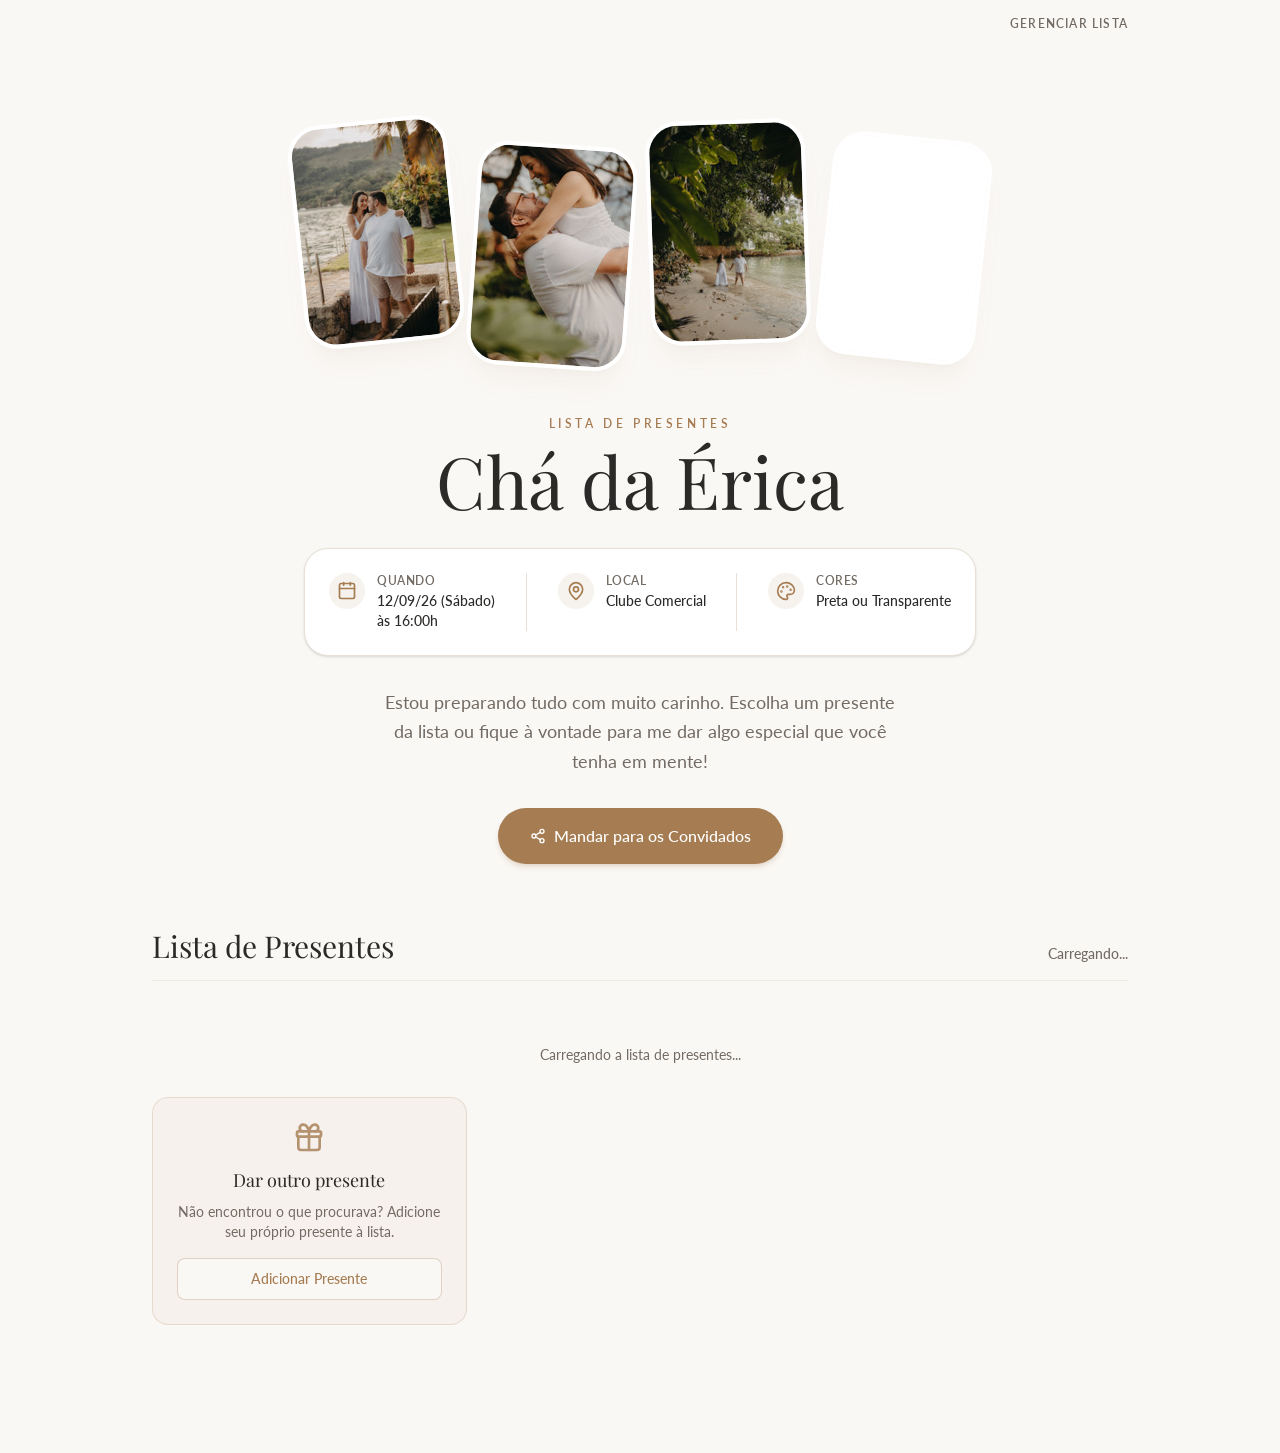
<file: index.html>
<!doctype html>
<html lang="en">
  <head>
    
    <meta charset="UTF-8" />
    <meta name="viewport" content="width=device-width, initial-scale=1.0" />
    <title>Chá da Érica — Lista de Presentes</title>
    
    <meta name="description" content="Create a stylish wedding registry chat platform to easily manage and share your gift list with guests, enhancing their experience and engagement.">
    <meta name="robots" content="noindex, nofollow">
    <meta property="og:title" content="Chá da Érica — Lista de Presentes">
    <meta property="og:description" content="Create a stylish wedding registry chat platform to easily manage and share your gift list with guests, enhancing their experience and engagement.">
    <script type="module" crossorigin src="/assets/index-F4xwLiGU.js"></script>
    <link rel="stylesheet" crossorigin href="/assets/index-dBMMTJ5Q.css">
  </head>
  <body>
    
    <div id="root"></div>
    
  </body>
</html>
</file>
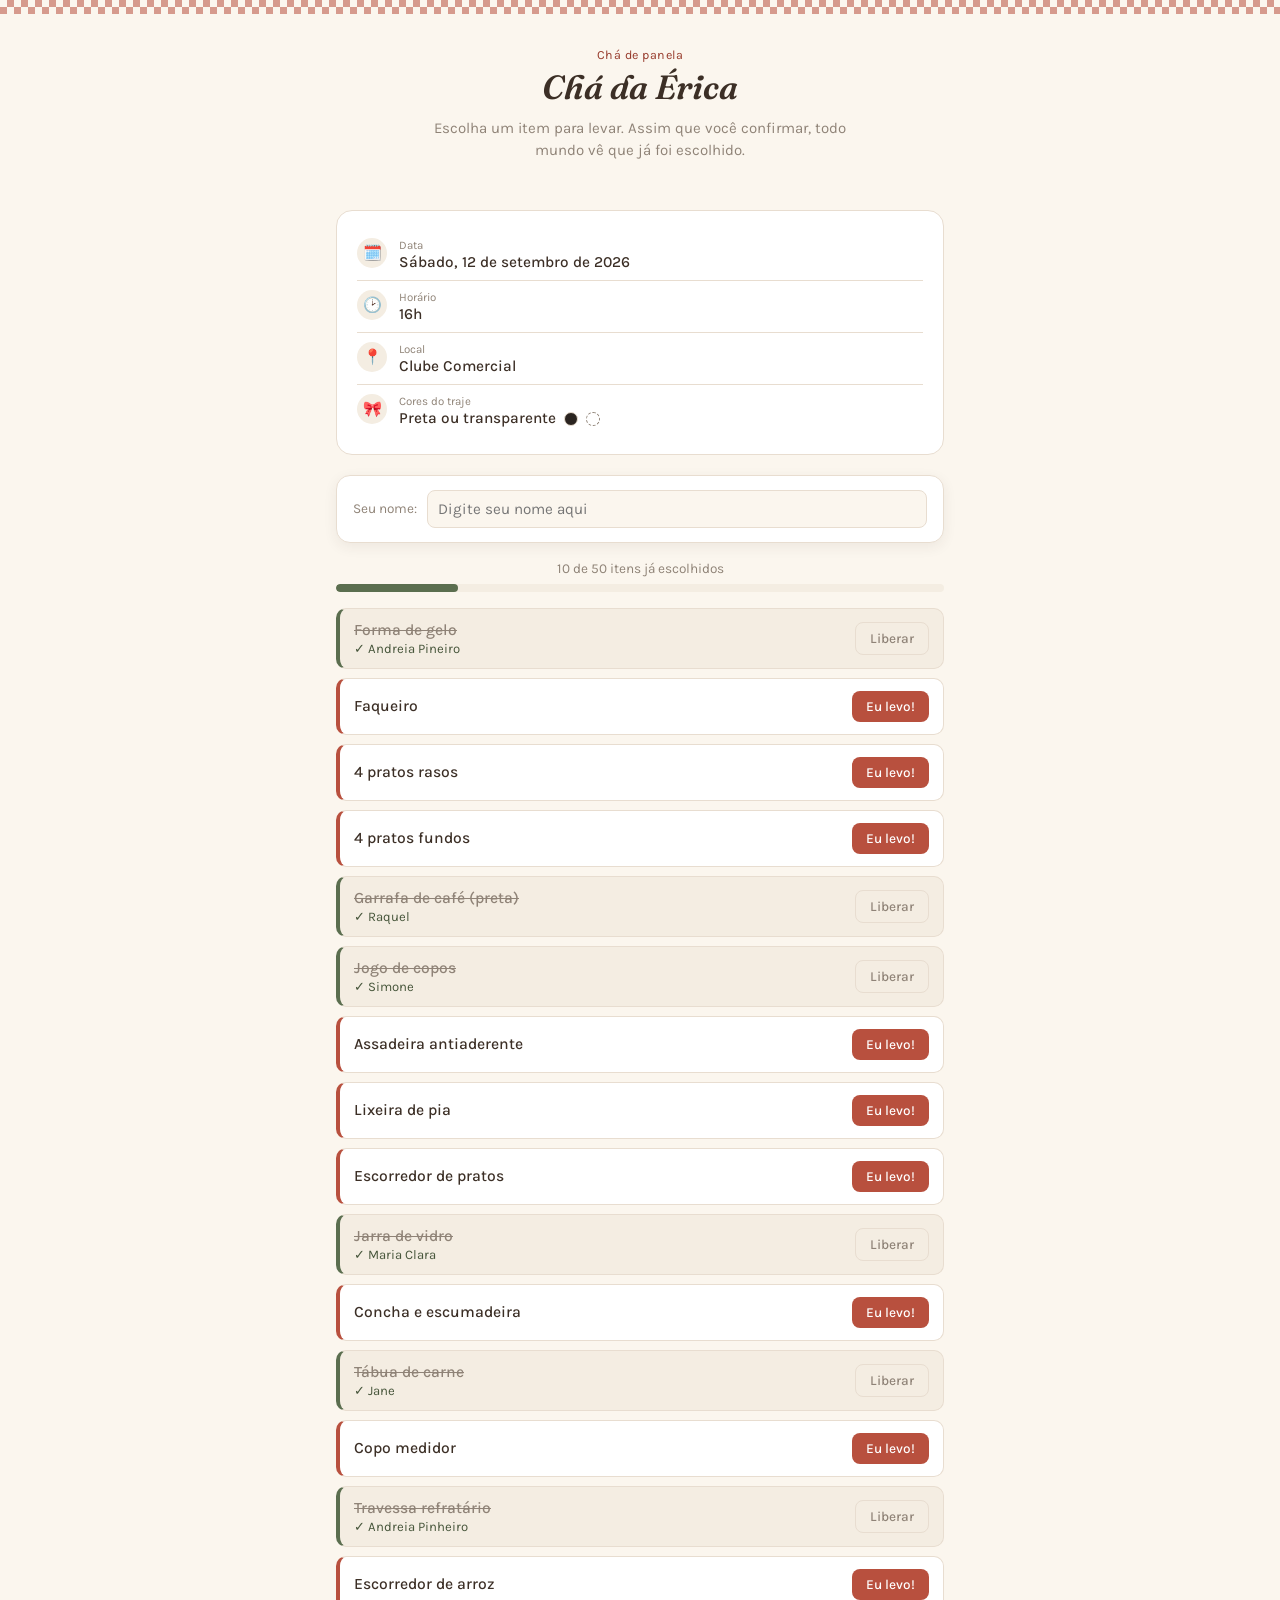
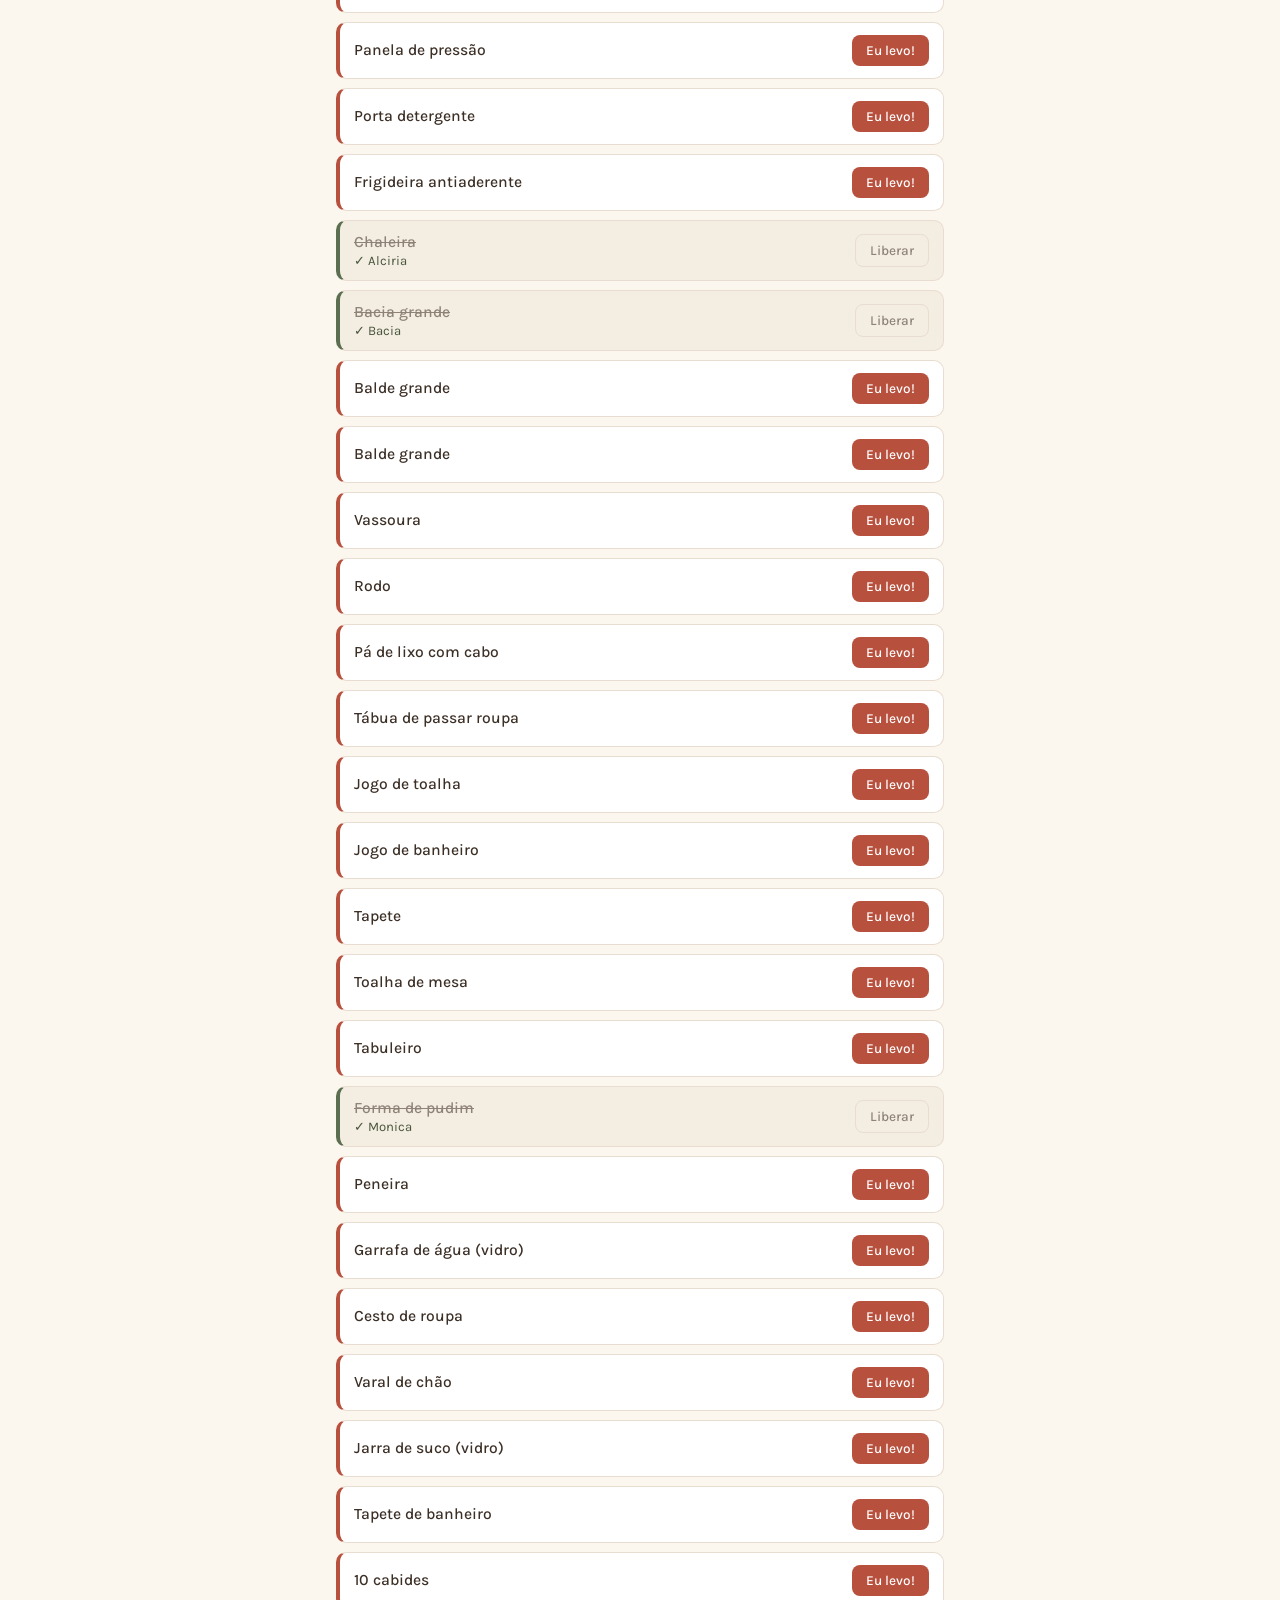
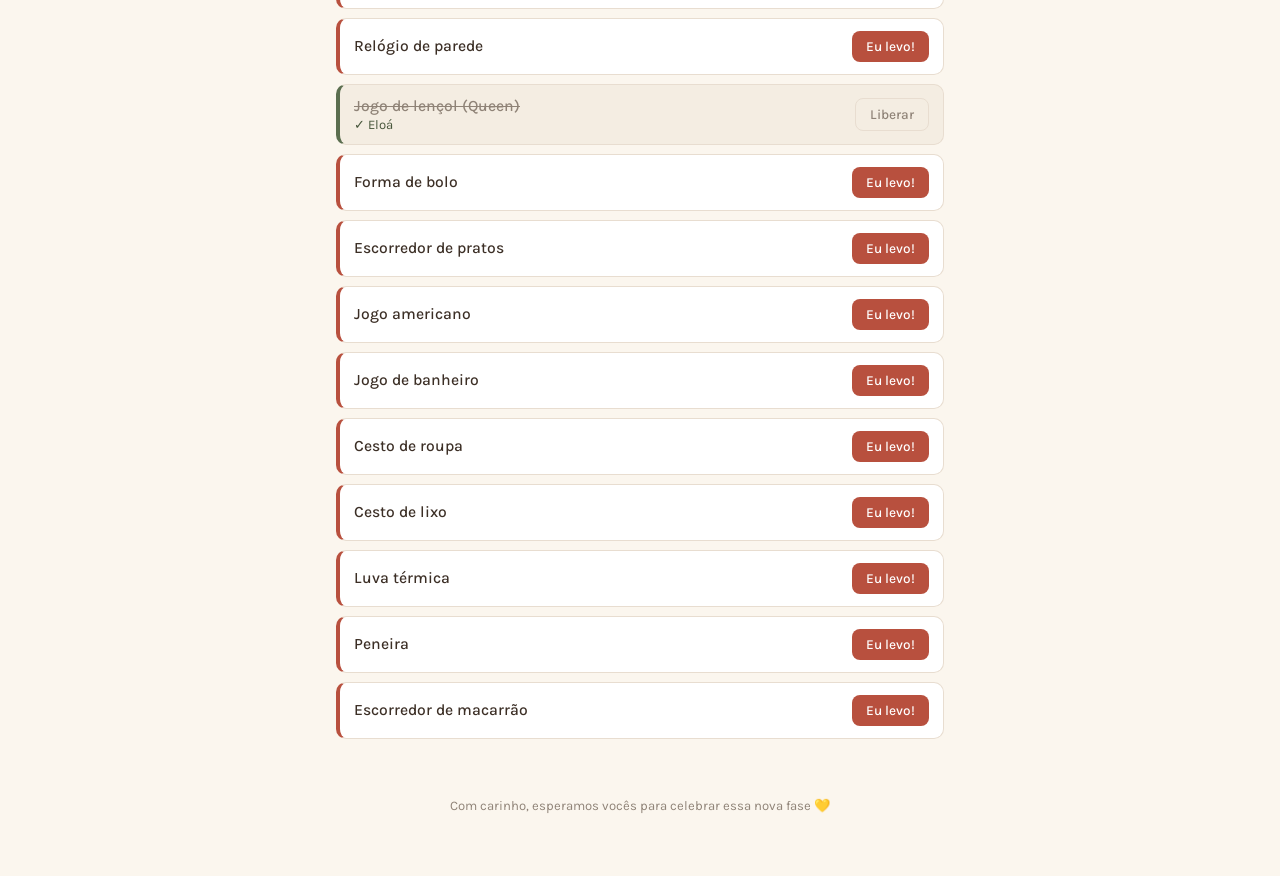
<file: index1.html>
<!DOCTYPE html>
<html lang="pt-BR">
<head>
<meta charset="UTF-8">
<meta name="viewport" content="width=device-width, initial-scale=1.0">
<title>Chá da Érica — Lista de Presentes</title>
<link rel="preconnect" href="https://fonts.googleapis.com">
<link rel="preconnect" href="https://fonts.gstatic.com" crossorigin>
<link href="https://fonts.googleapis.com/css2?family=Fraunces:ital,opsz,wght@0,9..144,500;0,9..144,600;1,9..144,500&family=Karla:wght@400;500;700&display=swap" rel="stylesheet">
<style>
  :root{
    --cream:#fbf6ee;
    --card:#ffffff;
    --rust:#b8503e;
    --rust-dark:#96392a;
    --sage:#5b6e4f;
    --sage-dark:#455439;
    --ink:#3c2f26;
    --muted:#8f8377;
    --border:#e8ddd0;
    --done-bg:#f4ede2;
  }
  *{box-sizing:border-box;}
  body{
    margin:0;
    font-family:'Karla', sans-serif;
    background:var(--cream);
    color:var(--ink);
    padding:0 0 60px;
  }
  .gingham{
    height:14px;
    background-color:var(--cream);
    background-image:
      linear-gradient(45deg, var(--rust) 25%, transparent 25%),
      linear-gradient(-45deg, var(--rust) 25%, transparent 25%),
      linear-gradient(45deg, transparent 75%, var(--rust) 75%),
      linear-gradient(-45deg, transparent 75%, var(--rust) 75%);
    background-size:14px 14px;
    background-position:0 0, 0 7px, 7px -7px, -7px 0px;
    opacity:0.55;
  }
  .wrap{max-width:640px;margin:0 auto;padding:0 16px;}
  .hero{
    text-align:center;
    padding:34px 16px 26px;
  }
  .hero .kicker{
    font-family:'Karla', sans-serif;
    font-size:0.78rem;
    letter-spacing:0.04em;
    color:var(--rust-dark);
    margin:0 0 6px;
  }
  h1{
    font-family:'Fraunces', serif;
    font-weight:600;
    font-style:italic;
    font-size:2.1rem;
    line-height:1.15;
    margin:0 0 4px;
    color:var(--ink);
  }
  .subtitle{
    color:var(--muted);
    font-size:0.94rem;
    margin:10px auto 0;
    max-width:420px;
    line-height:1.5;
  }
  .event-card{
    background:var(--card);
    border:1px solid var(--border);
    border-radius:16px;
    padding:18px 20px;
    margin:22px 0 20px;
  }
  .event-row{
    display:flex;
    align-items:flex-start;
    gap:12px;
    padding:9px 0;
  }
  .event-row + .event-row{border-top:1px solid var(--border);}
  .event-icon{
    width:30px;height:30px;flex:0 0 30px;
    border-radius:50%;
    background:var(--done-bg);
    display:flex;align-items:center;justify-content:center;
    font-size:0.95rem;
  }
  .event-text .label{
    font-size:0.72rem;
    color:var(--muted);
    margin:0 0 1px;
  }
  .event-text .value{
    font-size:0.96rem;
    font-weight:500;
    color:var(--ink);
  }
  .swatches{display:inline-flex;gap:8px;vertical-align:middle;margin-left:8px;}
  .swatch{width:14px;height:14px;border-radius:50%;display:inline-block;border:1px solid var(--border);}
  .swatch.black{background:#2a2420;}
  .swatch.sheer{background:transparent;border:1.5px dashed var(--muted);}

  .name-box{
    background:var(--card);
    border:1px solid var(--border);
    border-radius:14px;
    padding:14px 16px;
    margin-bottom:18px;
    display:flex;
    gap:10px;
    align-items:center;
    position:sticky;
    top:10px;
    z-index:5;
    box-shadow:0 4px 14px rgba(60,47,38,0.07);
  }
  .name-box label{font-size:0.85rem;color:var(--muted);white-space:nowrap;}
  .name-box input{
    flex:1;
    border:1px solid var(--border);
    border-radius:8px;
    padding:9px 10px;
    font-size:0.95rem;
    font-family:'Karla', sans-serif;
    outline:none;
    background:var(--cream);
    color:var(--ink);
  }
  .name-box input:focus{border-color:var(--rust);}

  .progress-wrap{margin-bottom:16px;}
  .progress-label{
    text-align:center;
    font-size:0.85rem;
    color:var(--muted);
    margin-bottom:8px;
  }
  .progress-track{
    height:8px;
    background:var(--done-bg);
    border-radius:6px;
    overflow:hidden;
  }
  .progress-fill{
    height:100%;
    background:var(--sage);
    border-radius:6px;
    transition:width .3s ease;
  }

  ul{list-style:none;margin:0;padding:0;display:flex;flex-direction:column;gap:9px;}
  li{
    background:var(--card);
    border:1px solid var(--border);
    border-left:4px solid var(--rust);
    border-radius:10px;
    padding:12px 14px;
    display:flex;
    align-items:center;
    justify-content:space-between;
    gap:10px;
    transition:background .2s ease, border-color .2s ease;
  }
  li.done{background:var(--done-bg);border-left-color:var(--sage);}
  .item-info{display:flex;flex-direction:column;gap:2px;flex:1;min-width:0;}
  .item-name{font-weight:500;font-size:0.98rem;}
  .item-name.done-text{color:var(--muted);text-decoration:line-through;}
  .claimed-by{font-size:0.82rem;color:var(--sage-dark);display:flex;align-items:center;gap:5px;}
  button{
    border:none;
    border-radius:8px;
    padding:8px 14px;
    font-size:0.85rem;
    font-weight:500;
    font-family:'Karla', sans-serif;
    cursor:pointer;
    white-space:nowrap;
  }
  .btn-claim{
    background:var(--rust);
    color:#fff;
  }
  .btn-claim:hover{background:var(--rust-dark);}
  .btn-claim:disabled{
    background:#ddd;
    color:#999;
    cursor:not-allowed;
  }
  .btn-release{
    background:transparent;
    color:var(--muted);
    border:1px solid var(--border);
  }
  .btn-release:hover{border-color:var(--muted);}
  .status{
    text-align:center;
    color:var(--muted);
    font-size:0.85rem;
    margin-top:10px;
    min-height:18px;
  }
  .loading{text-align:center;color:var(--muted);padding:40px 0;}
  .footer-note{
    text-align:center;
    font-size:0.82rem;
    color:var(--muted);
    margin-top:28px;
    line-height:1.6;
  }
</style>
</head>
<body>
<div class="gingham"></div>
<div class="wrap">
  <div class="hero">
    <p class="kicker">Chá de panela</p>
    <h1>Chá da Érica</h1>
    <p class="subtitle">Escolha um item para levar. Assim que você confirmar, todo mundo vê que já foi escolhido.</p>
  </div>

  <div class="event-card">
    <div class="event-row">
      <div class="event-icon">🗓️</div>
      <div class="event-text">
        <div class="label">Data</div>
        <div class="value">Sábado, 12 de setembro de 2026</div>
      </div>
    </div>
    <div class="event-row">
      <div class="event-icon">🕑</div>
      <div class="event-text">
        <div class="label">Horário</div>
        <div class="value">16h</div>
      </div>
    </div>
    <div class="event-row">
      <div class="event-icon">📍</div>
      <div class="event-text">
        <div class="label">Local</div>
        <div class="value">Clube Comercial</div>
      </div>
    </div>
    <div class="event-row">
      <div class="event-icon">🎀</div>
      <div class="event-text">
        <div class="label">Cores do traje</div>
        <div class="value">Preta ou transparente<span class="swatches"><span class="swatch black"></span><span class="swatch sheer"></span></span></div>
      </div>
    </div>
  </div>

  <div class="name-box">
    <label for="myname">Seu nome:</label>
    <input id="myname" type="text" placeholder="Digite seu nome aqui">
  </div>

  <div class="progress-wrap">
    <div class="progress-label" id="progress"></div>
    <div class="progress-track"><div class="progress-fill" id="progressFill" style="width:0%"></div></div>
  </div>

  <div id="loading" class="loading">Carregando lista...</div>
  <ul id="list" style="display:none;"></ul>
  <div class="status" id="status"></div>

  <div class="footer-note">Com carinho, esperamos vocês para celebrar essa nova fase 💛</div>
</div>

<script>
const STORAGE_KEY = 'presentes-lista-v1';

const defaultItems = [
  {id:1, name:"Forma de gelo", claimedBy:"Andreia Pineiro"},
  {id:2, name:"Faqueiro", claimedBy:null},
  {id:3, name:"4 pratos rasos", claimedBy:null},
  {id:4, name:"4 pratos fundos", claimedBy:null},
  {id:5, name:"Garrafa de café (preta)", claimedBy:"Raquel"},
  {id:6, name:"Jogo de copos", claimedBy:"Simone"},
  {id:7, name:"Assadeira antiaderente", claimedBy:null},
  {id:8, name:"Lixeira de pia", claimedBy:null},
  {id:9, name:"Escorredor de pratos", claimedBy:null},
  {id:10, name:"Jarra de vidro", claimedBy:"Maria Clara"},
  {id:11, name:"Concha e escumadeira", claimedBy:null},
  {id:12, name:"Tábua de carne", claimedBy:"Jane"},
  {id:13, name:"Copo medidor", claimedBy:null},
  {id:14, name:"Travessa refratário", claimedBy:"Andreia Pinheiro"},
  {id:15, name:"Escorredor de arroz", claimedBy:null},
  {id:16, name:"Panela de pressão", claimedBy:null},
  {id:17, name:"Porta detergente", claimedBy:null},
  {id:18, name:"Frigideira antiaderente", claimedBy:null},
  {id:19, name:"Chaleira", claimedBy:"Alciria"},
  {id:20, name:"Bacia grande", claimedBy:"Bacia"},
  {id:21, name:"Balde grande", claimedBy:null},
  {id:22, name:"Balde grande", claimedBy:null},
  {id:23, name:"Vassoura", claimedBy:null},
  {id:24, name:"Rodo", claimedBy:null},
  {id:25, name:"Pá de lixo com cabo", claimedBy:null},
  {id:26, name:"Tábua de passar roupa", claimedBy:null},
  {id:27, name:"Jogo de toalha", claimedBy:null},
  {id:28, name:"Jogo de banheiro", claimedBy:null},
  {id:29, name:"Tapete", claimedBy:null},
  {id:30, name:"Toalha de mesa", claimedBy:null},
  {id:31, name:"Tabuleiro", claimedBy:null},
  {id:32, name:"Forma de pudim", claimedBy:"Monica"},
  {id:33, name:"Peneira", claimedBy:null},
  {id:34, name:"Garrafa de água (vidro)", claimedBy:null},
  {id:35, name:"Cesto de roupa", claimedBy:null},
  {id:36, name:"Varal de chão", claimedBy:null},
  {id:37, name:"Jarra de suco (vidro)", claimedBy:null},
  {id:38, name:"Tapete de banheiro", claimedBy:null},
  {id:39, name:"10 cabides", claimedBy:null},
  {id:40, name:"Relógio de parede", claimedBy:null},
  {id:41, name:"Jogo de lençol (Queen)", claimedBy:"Eloá"},
  {id:42, name:"Forma de bolo", claimedBy:null},
  {id:43, name:"Escorredor de pratos", claimedBy:null},
  {id:44, name:"Jogo americano", claimedBy:null},
  {id:45, name:"Jogo de banheiro", claimedBy:null},
  {id:46, name:"Cesto de roupa", claimedBy:null},
  {id:47, name:"Cesto de lixo", claimedBy:null},
  {id:48, name:"Luva térmica", claimedBy:null},
  {id:49, name:"Peneira", claimedBy:null},
  {id:50, name:"Escorredor de macarrão", claimedBy:null}
];

const listEl = document.getElementById('list');
const loadingEl = document.getElementById('loading');
const statusEl = document.getElementById('status');
const progressEl = document.getElementById('progress');
const progressFillEl = document.getElementById('progressFill');
const nameInput = document.getElementById('myname');

nameInput.addEventListener('input', () => {
  window.__myname = nameInput.value;
});

async function loadItems(){
  try{
    const result = await window.storage.get(STORAGE_KEY, true);
    if(result && result.value){
      return JSON.parse(result.value);
    }
    return null;
  }catch(e){
    return null;
  }
}

async function saveItems(items){
  try{
    await window.storage.set(STORAGE_KEY, JSON.stringify(items), true);
    return true;
  }catch(e){
    return false;
  }
}

async function init(){
  let items = await loadItems();
  if(!items){
    items = defaultItems;
    await saveItems(items);
  }
  render(items);
  loadingEl.style.display = 'none';
  listEl.style.display = 'flex';
}

function render(items){
  updateProgress(items);
  listEl.innerHTML = '';
  items.forEach(item => {
    const li = document.createElement('li');
    if(item.claimedBy) li.classList.add('done');

    const info = document.createElement('div');
    info.className = 'item-info';

    const nameEl = document.createElement('div');
    nameEl.className = 'item-name' + (item.claimedBy ? ' done-text' : '');
    nameEl.textContent = item.name;
    info.appendChild(nameEl);

    if(item.claimedBy){
      const claimedEl = document.createElement('div');
      claimedEl.className = 'claimed-by';
      claimedEl.textContent = '✓ ' + item.claimedBy;
      info.appendChild(claimedEl);
    }

    li.appendChild(info);

    const btn = document.createElement('button');
    if(item.claimedBy){
      btn.textContent = 'Liberar';
      btn.className = 'btn-release';
      btn.onclick = () => releaseItem(item.id);
    } else {
      btn.textContent = 'Eu levo!';
      btn.className = 'btn-claim';
      btn.onclick = () => claimItem(item.id);
    }
    li.appendChild(btn);

    listEl.appendChild(li);
  });
}

function updateProgress(items){
  const total = items.length;
  const done = items.filter(i => i.claimedBy).length;
  progressEl.textContent = `${done} de ${total} itens já escolhidos`;
  const pct = total ? Math.round((done/total)*100) : 0;
  progressFillEl.style.width = pct + '%';
}

async function claimItem(id){
  const name = (nameInput.value || '').trim();
  if(!name){
    statusEl.textContent = 'Digite seu nome antes de escolher um item.';
    nameInput.focus();
    return;
  }
  statusEl.textContent = 'Salvando...';
  const items = await loadItems() || defaultItems;
  const item = items.find(i => i.id === id);
  if(item && item.claimedBy){
    statusEl.textContent = 'Ops, alguém acabou de pegar esse item. Atualizando lista...';
    render(items);
    return;
  }
  if(item) item.claimedBy = name;
  const ok = await saveItems(items);
  statusEl.textContent = ok ? `Prontinho, ${name}! Item reservado.` : 'Erro ao salvar, tente novamente.';
  render(items);
}

async function releaseItem(id){
  statusEl.textContent = 'Atualizando...';
  const items = await loadItems() || defaultItems;
  const item = items.find(i => i.id === id);
  if(item) item.claimedBy = null;
  const ok = await saveItems(items);
  statusEl.textContent = ok ? 'Item liberado.' : 'Erro ao salvar, tente novamente.';
  render(items);
}

init();
</script>
</body>
</html>
</file>
<file: assets/index-dBMMTJ5Q.css>
@import "https://fonts.googleapis.com/css2?family=Playfair+Display:ital,wght@0,400..900;1,400..900&family=Lato:ital,wght@0,300;0,400;0,700;1,300;1,400&display=swap";@layer components;@layer properties{@supports (((-webkit-hyphens:none)) and (not (margin-trim:inline))) or ((-moz-orient:inline) and (not (color:rgb(from red r g b)))){*,:before,:after,::backdrop{--tw-translate-x:0;--tw-translate-y:0;--tw-translate-z:0;--tw-rotate-x:initial;--tw-rotate-y:initial;--tw-rotate-z:initial;--tw-skew-x:initial;--tw-skew-y:initial;--tw-space-y-reverse:0;--tw-border-style:solid;--tw-leading:initial;--tw-font-weight:initial;--tw-tracking:initial;--tw-shadow:0 0 #0000;--tw-shadow-color:initial;--tw-shadow-alpha:100%;--tw-inset-shadow:0 0 #0000;--tw-inset-shadow-color:initial;--tw-inset-shadow-alpha:100%;--tw-ring-color:initial;--tw-ring-shadow:0 0 #0000;--tw-inset-ring-color:initial;--tw-inset-ring-shadow:0 0 #0000;--tw-ring-inset:initial;--tw-ring-offset-width:0px;--tw-ring-offset-color:#fff;--tw-ring-offset-shadow:0 0 #0000;--tw-blur:initial;--tw-brightness:initial;--tw-contrast:initial;--tw-grayscale:initial;--tw-hue-rotate:initial;--tw-invert:initial;--tw-opacity:initial;--tw-saturate:initial;--tw-sepia:initial;--tw-drop-shadow:initial;--tw-drop-shadow-color:initial;--tw-drop-shadow-alpha:100%;--tw-drop-shadow-size:initial;--tw-duration:initial}}}@layer theme{:root,:host{--font-sans:"Lato", sans-serif;--font-mono:ui-monospace, SFMono-Regular, Menlo, Monaco, Consolas, "Liberation Mono", "Courier New", monospace;--color-red-500:oklch(63.7% .237 25.331);--color-white:#fff;--spacing:.25rem;--container-lg:32rem;--container-2xl:42rem;--container-5xl:64rem;--text-xs:.75rem;--text-xs--line-height:calc(1 / .75);--text-sm:.875rem;--text-sm--line-height:calc(1.25 / .875);--text-lg:1.125rem;--text-lg--line-height:calc(1.75 / 1.125);--text-xl:1.25rem;--text-xl--line-height:calc(1.75 / 1.25);--text-2xl:1.5rem;--text-2xl--line-height:calc(2 / 1.5);--text-3xl:1.875rem;--text-3xl--line-height:calc(2.25 / 1.875);--text-5xl:3rem;--text-5xl--line-height:1;--text-7xl:4.5rem;--text-7xl--line-height:1;--font-weight-medium:500;--font-weight-semibold:600;--tracking-wider:.05em;--tracking-widest:.1em;--leading-tight:1.25;--leading-relaxed:1.625;--radius-lg:.5rem;--radius-xl:.75rem;--radius-2xl:1rem;--radius-3xl:1.5rem;--default-transition-duration:.15s;--default-transition-timing-function:cubic-bezier(.4, 0, .2, 1);--default-font-family:"Lato", sans-serif;--default-mono-font-family:var(--font-mono);--color-background:#faf8f5;--color-foreground:#2c2a28}}@layer base{*,:after,:before,::backdrop{box-sizing:border-box;border:0 solid;margin:0;padding:0}::file-selector-button{box-sizing:border-box;border:0 solid;margin:0;padding:0}html,:host{-webkit-text-size-adjust:100%;tab-size:4;line-height:1.5;font-family:var(--default-font-family,-apple-system, BlinkMacSystemFont, "Segoe UI", Roboto, "Helvetica Neue", "Noto Sans", Arial, sans-serif, "Apple Color Emoji", "Segoe UI Emoji", "Segoe UI Symbol", "Noto Color Emoji");font-feature-settings:var(--default-font-feature-settings,normal);font-variation-settings:var(--default-font-variation-settings,normal);-webkit-tap-highlight-color:transparent}hr{height:0;color:inherit;border-top-width:1px}abbr:where([title]){-webkit-text-decoration:underline dotted;text-decoration:underline dotted}h1,h2,h3,h4,h5,h6{font-size:inherit;font-weight:inherit}a{color:inherit;-webkit-text-decoration:inherit;-webkit-text-decoration:inherit;-webkit-text-decoration:inherit;-webkit-text-decoration:inherit;text-decoration:inherit}b,strong{font-weight:bolder}code,kbd,samp,pre{font-family:var(--default-mono-font-family,ui-monospace, SFMono-Regular, Menlo, Monaco, Consolas, "Liberation Mono", "Courier New", monospace);font-feature-settings:var(--default-mono-font-feature-settings,normal);font-variation-settings:var(--default-mono-font-variation-settings,normal);font-size:1em}small{font-size:80%}sub,sup{vertical-align:baseline;font-size:75%;line-height:0;position:relative}sub{bottom:-.25em}sup{top:-.5em}table{text-indent:0;border-color:inherit;border-collapse:collapse}:-moz-focusring:where(:not(iframe)){outline:auto}progress{vertical-align:baseline}summary{display:list-item}ol,ul,menu{list-style:none}img,svg,video,canvas,audio,iframe,embed,object{vertical-align:middle;display:block}img,video{max-width:100%;height:auto}button,input,select,optgroup,textarea{font:inherit;font-feature-settings:inherit;font-variation-settings:inherit;letter-spacing:inherit;color:inherit;opacity:1;background-color:#0000;border-radius:0}::file-selector-button{font:inherit;font-feature-settings:inherit;font-variation-settings:inherit;letter-spacing:inherit;color:inherit;opacity:1;background-color:#0000;border-radius:0}:where(select:is([multiple],[size])) optgroup{font-weight:bolder}:where(select:is([multiple],[size])) optgroup option{padding-inline-start:20px}::file-selector-button{margin-inline-end:4px}::placeholder{opacity:1}@supports (not ((-webkit-appearance:-apple-pay-button))) or (contain-intrinsic-size:1px){::placeholder{color:currentColor}@supports (color:color-mix(in lab, red, red)){::placeholder{color:color-mix(in oklab, currentcolor 50%, transparent)}}}textarea{resize:vertical}::-webkit-search-decoration{-webkit-appearance:none}::-webkit-date-and-time-value{min-height:1lh;text-align:inherit}::-webkit-datetime-edit{display:inline-flex}::-webkit-datetime-edit-fields-wrapper{padding:0}::-webkit-datetime-edit{padding-block:0}::-webkit-datetime-edit-year-field{padding-block:0}::-webkit-datetime-edit-month-field{padding-block:0}::-webkit-datetime-edit-day-field{padding-block:0}::-webkit-datetime-edit-hour-field{padding-block:0}::-webkit-datetime-edit-minute-field{padding-block:0}::-webkit-datetime-edit-second-field{padding-block:0}::-webkit-datetime-edit-millisecond-field{padding-block:0}::-webkit-datetime-edit-meridiem-field{padding-block:0}::-webkit-calendar-picker-indicator{line-height:1}:-moz-ui-invalid{box-shadow:none}button,input:where([type=button],[type=reset],[type=submit]){appearance:button}::file-selector-button{appearance:button}::-webkit-inner-spin-button{height:auto}::-webkit-outer-spin-button{height:auto}[hidden]:where(:not([hidden=until-found])){display:none!important}}@layer utilities{.pointer-events-none{pointer-events:none}.fixed{position:fixed}.relative{position:relative}.top-4{top:calc(var(--spacing) * 4)}.left-1\/2{left:50%}.z-50{z-index:50}.mx-auto{margin-inline:auto}.mt-1{margin-top:var(--spacing)}.mt-2{margin-top:calc(var(--spacing) * 2)}.mt-6{margin-top:calc(var(--spacing) * 6)}.mt-auto{margin-top:auto}.mb-0\.5{margin-bottom:calc(var(--spacing) * .5)}.mb-1{margin-bottom:var(--spacing)}.mb-2{margin-bottom:calc(var(--spacing) * 2)}.mb-3{margin-bottom:calc(var(--spacing) * 3)}.mb-4{margin-bottom:calc(var(--spacing) * 4)}.mb-6{margin-bottom:calc(var(--spacing) * 6)}.mb-8{margin-bottom:calc(var(--spacing) * 8)}.mb-10{margin-bottom:calc(var(--spacing) * 10)}.mb-16{margin-bottom:calc(var(--spacing) * 16)}.block{display:block}.flex{display:flex}.grid{display:grid}.hidden{display:none}.inline{display:inline}.h-4{height:calc(var(--spacing) * 4)}.h-5{height:calc(var(--spacing) * 5)}.h-8{height:calc(var(--spacing) * 8)}.h-40{height:calc(var(--spacing) * 40)}.h-48{height:calc(var(--spacing) * 48)}.h-56{height:calc(var(--spacing) * 56)}.h-full{height:100%}.min-h-full{min-height:100%}.w-4{width:calc(var(--spacing) * 4)}.w-5{width:calc(var(--spacing) * 5)}.w-8{width:calc(var(--spacing) * 8)}.w-28{width:calc(var(--spacing) * 28)}.w-32{width:calc(var(--spacing) * 32)}.w-full{width:100%}.w-px{width:1px}.max-w-2xl{max-width:var(--container-2xl)}.max-w-5xl{max-width:var(--container-5xl)}.max-w-lg{max-width:var(--container-lg)}.flex-1{flex:1}.shrink-0{flex-shrink:0}.-translate-x-1\/2{--tw-translate-x:calc(calc(1 / 2 * 100%) * -1);translate:var(--tw-translate-x) var(--tw-translate-y)}.-translate-y-4{--tw-translate-y:calc(var(--spacing) * -4);translate:var(--tw-translate-x) var(--tw-translate-y)}.translate-y-0{--tw-translate-y:0px;translate:var(--tw-translate-x) var(--tw-translate-y)}.translate-y-4{--tw-translate-y:calc(var(--spacing) * 4);translate:var(--tw-translate-x) var(--tw-translate-y)}.translate-y-6{--tw-translate-y:calc(var(--spacing) * 6);translate:var(--tw-translate-x) var(--tw-translate-y)}.rotate-\[-2deg\]{rotate:-2deg}.rotate-\[-6deg\]{rotate:-6deg}.rotate-\[4deg\]{rotate:4deg}.rotate-\[6deg\]{rotate:6deg}.transform{transform:var(--tw-rotate-x,) var(--tw-rotate-y,) var(--tw-rotate-z,) var(--tw-skew-x,) var(--tw-skew-y,)}.resize-none{resize:none}.grid-cols-1{grid-template-columns:repeat(1,minmax(0,1fr))}.flex-col{flex-direction:column}.items-center{align-items:center}.items-end{align-items:flex-end}.items-start{align-items:flex-start}.justify-between{justify-content:space-between}.justify-center{justify-content:center}.justify-end{justify-content:flex-end}.gap-1\.5{gap:calc(var(--spacing) * 1.5)}.gap-2{gap:calc(var(--spacing) * 2)}.gap-3{gap:calc(var(--spacing) * 3)}.gap-4{gap:calc(var(--spacing) * 4)}.gap-6{gap:calc(var(--spacing) * 6)}:where(.space-y-4>:not(:last-child)){--tw-space-y-reverse:0;margin-block-start:calc(calc(var(--spacing) * 4) * var(--tw-space-y-reverse));margin-block-end:calc(calc(var(--spacing) * 4) * calc(1 - var(--tw-space-y-reverse)))}:where(.space-y-8>:not(:last-child)){--tw-space-y-reverse:0;margin-block-start:calc(calc(var(--spacing) * 8) * var(--tw-space-y-reverse));margin-block-end:calc(calc(var(--spacing) * 8) * calc(1 - var(--tw-space-y-reverse)))}.overflow-hidden{overflow:hidden}.rounded{border-radius:.25rem}.rounded-2xl{border-radius:var(--radius-2xl)}.rounded-3xl{border-radius:var(--radius-3xl)}.rounded-full{border-radius:2147483647px}.rounded-lg{border-radius:var(--radius-lg)}.rounded-xl{border-radius:var(--radius-xl)}.border{border-style:var(--tw-border-style);border-width:1px}.border-4{border-style:var(--tw-border-style);border-width:4px}.border-t{border-top-style:var(--tw-border-style);border-top-width:1px}.border-b{border-bottom-style:var(--tw-border-style);border-bottom-width:1px}.border-border{border-color:#e8e0d5}.border-border\/50{border-color:oklab(91.0002% .00412735 .0166837/.5)}.border-primary\/20{border-color:oklab(61.7996% .0322005 .0708024/.2)}.border-primary\/30{border-color:oklab(61.7996% .0322005 .0708024/.3)}.border-white{border-color:var(--color-white)}.bg-background{background-color:#faf8f5}.bg-background\/50{background-color:oklab(97.9827% .000916779 .00442582/.5)}.bg-border{background-color:#e8e0d5}.bg-card{background-color:#fff}.bg-foreground{background-color:#2c2a28}.bg-muted{background-color:#ebe5db}.bg-primary{background-color:#a67c52}.bg-primary\/5{background-color:oklab(61.7996% .0322005 .0708024/.05)}.bg-primary\/10{background-color:oklab(61.7996% .0322005 .0708024/.1)}.fill-primary\/20{fill:oklab(61.7996% .0322005 .0708024/.2)}.object-cover{object-fit:cover}.p-2{padding:calc(var(--spacing) * 2)}.p-4{padding:calc(var(--spacing) * 4)}.p-6{padding:calc(var(--spacing) * 6)}.p-8{padding:calc(var(--spacing) * 8)}.px-2\.5{padding-inline:calc(var(--spacing) * 2.5)}.px-3{padding-inline:calc(var(--spacing) * 3)}.px-4{padding-inline:calc(var(--spacing) * 4)}.px-5{padding-inline:calc(var(--spacing) * 5)}.px-6{padding-inline:calc(var(--spacing) * 6)}.px-8{padding-inline:calc(var(--spacing) * 8)}.py-1\.5{padding-block:calc(var(--spacing) * 1.5)}.py-2{padding-block:calc(var(--spacing) * 2)}.py-2\.5{padding-block:calc(var(--spacing) * 2.5)}.py-3{padding-block:calc(var(--spacing) * 3)}.py-4{padding-block:calc(var(--spacing) * 4)}.py-8{padding-block:calc(var(--spacing) * 8)}.pt-4{padding-top:calc(var(--spacing) * 4)}.pr-4{padding-right:calc(var(--spacing) * 4)}.pb-4{padding-bottom:calc(var(--spacing) * 4)}.pb-16{padding-bottom:calc(var(--spacing) * 16)}.pb-32{padding-bottom:calc(var(--spacing) * 32)}.text-center{text-align:center}.text-left{text-align:left}.font-serif{font-family:Playfair Display,serif}.text-2xl{font-size:var(--text-2xl);line-height:var(--tw-leading,var(--text-2xl--line-height))}.text-3xl{font-size:var(--text-3xl);line-height:var(--tw-leading,var(--text-3xl--line-height))}.text-5xl{font-size:var(--text-5xl);line-height:var(--tw-leading,var(--text-5xl--line-height))}.text-lg{font-size:var(--text-lg);line-height:var(--tw-leading,var(--text-lg--line-height))}.text-sm{font-size:var(--text-sm);line-height:var(--tw-leading,var(--text-sm--line-height))}.text-xl{font-size:var(--text-xl);line-height:var(--tw-leading,var(--text-xl--line-height))}.text-xs{font-size:var(--text-xs);line-height:var(--tw-leading,var(--text-xs--line-height))}.leading-relaxed{--tw-leading:var(--leading-relaxed);line-height:var(--leading-relaxed)}.leading-tight{--tw-leading:var(--leading-tight);line-height:var(--leading-tight)}.font-medium{--tw-font-weight:var(--font-weight-medium);font-weight:var(--font-weight-medium)}.font-semibold{--tw-font-weight:var(--font-weight-semibold);font-weight:var(--font-weight-semibold)}.tracking-\[0\.3em\]{--tw-tracking:.3em;letter-spacing:.3em}.tracking-wider{--tw-tracking:var(--tracking-wider);letter-spacing:var(--tracking-wider)}.tracking-widest{--tw-tracking:var(--tracking-widest);letter-spacing:var(--tracking-widest)}.text-background{color:#faf8f5}.text-foreground{color:#2c2a28}.text-muted-foreground{color:#736b63}.text-primary{color:#a67c52}.text-primary-foreground{color:#fff}.uppercase{text-transform:uppercase}.line-through{text-decoration-line:line-through}.opacity-0{opacity:0}.opacity-80{opacity:.8}.opacity-100{opacity:1}.shadow-md{--tw-shadow:0 4px 6px -1px var(--tw-shadow-color,#0000001a), 0 2px 4px -2px var(--tw-shadow-color,#0000001a);box-shadow:var(--tw-inset-shadow), var(--tw-inset-ring-shadow), var(--tw-ring-offset-shadow), var(--tw-ring-shadow), var(--tw-shadow)}.shadow-sm{--tw-shadow:0 1px 3px 0 var(--tw-shadow-color,#0000001a), 0 1px 2px -1px var(--tw-shadow-color,#0000001a);box-shadow:var(--tw-inset-shadow), var(--tw-inset-ring-shadow), var(--tw-ring-offset-shadow), var(--tw-ring-shadow), var(--tw-shadow)}.shadow-xl{--tw-shadow:0 20px 25px -5px var(--tw-shadow-color,#0000001a), 0 8px 10px -6px var(--tw-shadow-color,#0000001a);box-shadow:var(--tw-inset-shadow), var(--tw-inset-ring-shadow), var(--tw-ring-offset-shadow), var(--tw-ring-shadow), var(--tw-shadow)}.shadow-primary\/5{--tw-shadow-color:#a67c520d}@supports (color:color-mix(in lab, red, red)){.shadow-primary\/5{--tw-shadow-color:color-mix(in oklab, oklab(61.7996% .0322005 .0708024/.05) var(--tw-shadow-alpha), transparent)}}.shadow-primary\/20{--tw-shadow-color:#a67c5233}@supports (color:color-mix(in lab, red, red)){.shadow-primary\/20{--tw-shadow-color:color-mix(in oklab, oklab(61.7996% .0322005 .0708024/.2) var(--tw-shadow-alpha), transparent)}}.filter{filter:var(--tw-blur,) var(--tw-brightness,) var(--tw-contrast,) var(--tw-grayscale,) var(--tw-hue-rotate,) var(--tw-invert,) var(--tw-saturate,) var(--tw-sepia,) var(--tw-drop-shadow,)}.transition-all{transition-property:all;transition-timing-function:var(--tw-ease,var(--default-transition-timing-function));transition-duration:var(--tw-duration,var(--default-transition-duration))}.transition-colors{transition-property:color,background-color,border-color,outline-color,text-decoration-color,fill,stroke,--tw-gradient-from,--tw-gradient-via,--tw-gradient-to;transition-timing-function:var(--tw-ease,var(--default-transition-timing-function));transition-duration:var(--tw-duration,var(--default-transition-duration))}.transition-opacity{transition-property:opacity;transition-timing-function:var(--tw-ease,var(--default-transition-timing-function));transition-duration:var(--tw-duration,var(--default-transition-duration))}.transition-transform{transition-property:transform,translate,scale,rotate;transition-timing-function:var(--tw-ease,var(--default-transition-timing-function));transition-duration:var(--tw-duration,var(--default-transition-duration))}.duration-200{--tw-duration:.2s;transition-duration:.2s}.duration-300{--tw-duration:.3s;transition-duration:.3s}.duration-500{--tw-duration:.5s;transition-duration:.5s}@media (hover:hover){.group-hover\:opacity-100:is(:where(.group):hover *){opacity:1}}.selection\:bg-primary\/20 ::selection{background-color:oklab(61.7996% .0322005 .0708024/.2)}.selection\:bg-primary\/20::selection{background-color:oklab(61.7996% .0322005 .0708024/.2)}@media (hover:hover){.hover\:z-10:hover{z-index:10}.hover\:-translate-y-0\.5:hover{--tw-translate-y:calc(var(--spacing) * -.5);translate:var(--tw-translate-x) var(--tw-translate-y)}.hover\:rotate-0:hover{rotate:0deg}.hover\:border-primary\/30:hover{border-color:oklab(61.7996% .0322005 .0708024/.3)}.hover\:bg-border:hover{background-color:#e8e0d5}.hover\:bg-foreground\/90:hover{background-color:oklab(28.6391% .00176583 .00429289/.9)}.hover\:bg-muted:hover{background-color:#ebe5db}.hover\:bg-primary:hover{background-color:#a67c52}.hover\:bg-primary\/10:hover{background-color:oklab(61.7996% .0322005 .0708024/.1)}.hover\:bg-primary\/90:hover{background-color:oklab(61.7996% .0322005 .0708024/.9)}.hover\:text-primary:hover{color:#a67c52}.hover\:text-primary-foreground:hover{color:#fff}.hover\:text-red-500:hover{color:var(--color-red-500)}.hover\:shadow-lg:hover{--tw-shadow:0 10px 15px -3px var(--tw-shadow-color,#0000001a), 0 4px 6px -4px var(--tw-shadow-color,#0000001a);box-shadow:var(--tw-inset-shadow), var(--tw-inset-ring-shadow), var(--tw-ring-offset-shadow), var(--tw-ring-shadow), var(--tw-shadow)}.hover\:shadow-primary\/5:hover{--tw-shadow-color:#a67c520d}@supports (color:color-mix(in lab, red, red)){.hover\:shadow-primary\/5:hover{--tw-shadow-color:color-mix(in oklab, oklab(61.7996% .0322005 .0708024/.05) var(--tw-shadow-alpha), transparent)}}}.focus\:border-primary:focus{border-color:#a67c52}.focus\:ring-2:focus{--tw-ring-shadow:var(--tw-ring-inset,) 0 0 0 calc(2px + var(--tw-ring-offset-width)) var(--tw-ring-color,currentcolor);box-shadow:var(--tw-inset-shadow), var(--tw-inset-ring-shadow), var(--tw-ring-offset-shadow), var(--tw-ring-shadow), var(--tw-shadow)}.focus\:ring-primary\/20:focus{--tw-ring-color:oklab(61.7996% .0322005 .0708024/.2)}.focus\:outline-none:focus{--tw-outline-style:none;outline-style:none}@media (width>=40rem){.sm\:block{display:block}}@media (width>=48rem){.md\:block{display:block}.md\:h-56{height:calc(var(--spacing) * 56)}.md\:h-72{height:calc(var(--spacing) * 72)}.md\:w-40{width:calc(var(--spacing) * 40)}.md\:grid-cols-2{grid-template-columns:repeat(2,minmax(0,1fr))}.md\:flex-row{flex-direction:row}.md\:gap-0{gap:0}.md\:gap-4{gap:calc(var(--spacing) * 4)}.md\:rounded-\[2rem\]{border-radius:2rem}.md\:text-7xl{font-size:var(--text-7xl);line-height:var(--tw-leading,var(--text-7xl--line-height))}}@media (width>=64rem){.lg\:block{display:block}.lg\:grid-cols-3{grid-template-columns:repeat(3,minmax(0,1fr))}}}html,body,#root{height:100%}body{background-color:var(--color-background);color:var(--color-foreground);font-family:var(--font-sans);-webkit-font-smoothing:antialiased}@property --tw-translate-x{syntax:"*";inherits:false;initial-value:0}@property --tw-translate-y{syntax:"*";inherits:false;initial-value:0}@property --tw-translate-z{syntax:"*";inherits:false;initial-value:0}@property --tw-rotate-x{syntax:"*";inherits:false}@property --tw-rotate-y{syntax:"*";inherits:false}@property --tw-rotate-z{syntax:"*";inherits:false}@property --tw-skew-x{syntax:"*";inherits:false}@property --tw-skew-y{syntax:"*";inherits:false}@property --tw-space-y-reverse{syntax:"*";inherits:false;initial-value:0}@property --tw-border-style{syntax:"*";inherits:false;initial-value:solid}@property --tw-leading{syntax:"*";inherits:false}@property --tw-font-weight{syntax:"*";inherits:false}@property --tw-tracking{syntax:"*";inherits:false}@property --tw-shadow{syntax:"*";inherits:false;initial-value:0 0 #0000}@property --tw-shadow-color{syntax:"*";inherits:false}@property --tw-shadow-alpha{syntax:"<percentage>";inherits:false;initial-value:100%}@property --tw-inset-shadow{syntax:"*";inherits:false;initial-value:0 0 #0000}@property --tw-inset-shadow-color{syntax:"*";inherits:false}@property --tw-inset-shadow-alpha{syntax:"<percentage>";inherits:false;initial-value:100%}@property --tw-ring-color{syntax:"*";inherits:false}@property --tw-ring-shadow{syntax:"*";inherits:false;initial-value:0 0 #0000}@property --tw-inset-ring-color{syntax:"*";inherits:false}@property --tw-inset-ring-shadow{syntax:"*";inherits:false;initial-value:0 0 #0000}@property --tw-ring-inset{syntax:"*";inherits:false}@property --tw-ring-offset-width{syntax:"<length>";inherits:false;initial-value:0}@property --tw-ring-offset-color{syntax:"*";inherits:false;initial-value:#fff}@property --tw-ring-offset-shadow{syntax:"*";inherits:false;initial-value:0 0 #0000}@property --tw-blur{syntax:"*";inherits:false}@property --tw-brightness{syntax:"*";inherits:false}@property --tw-contrast{syntax:"*";inherits:false}@property --tw-grayscale{syntax:"*";inherits:false}@property --tw-hue-rotate{syntax:"*";inherits:false}@property --tw-invert{syntax:"*";inherits:false}@property --tw-opacity{syntax:"*";inherits:false}@property --tw-saturate{syntax:"*";inherits:false}@property --tw-sepia{syntax:"*";inherits:false}@property --tw-drop-shadow{syntax:"*";inherits:false}@property --tw-drop-shadow-color{syntax:"*";inherits:false}@property --tw-drop-shadow-alpha{syntax:"<percentage>";inherits:false;initial-value:100%}@property --tw-drop-shadow-size{syntax:"*";inherits:false}@property --tw-duration{syntax:"*";inherits:false}
</file>
